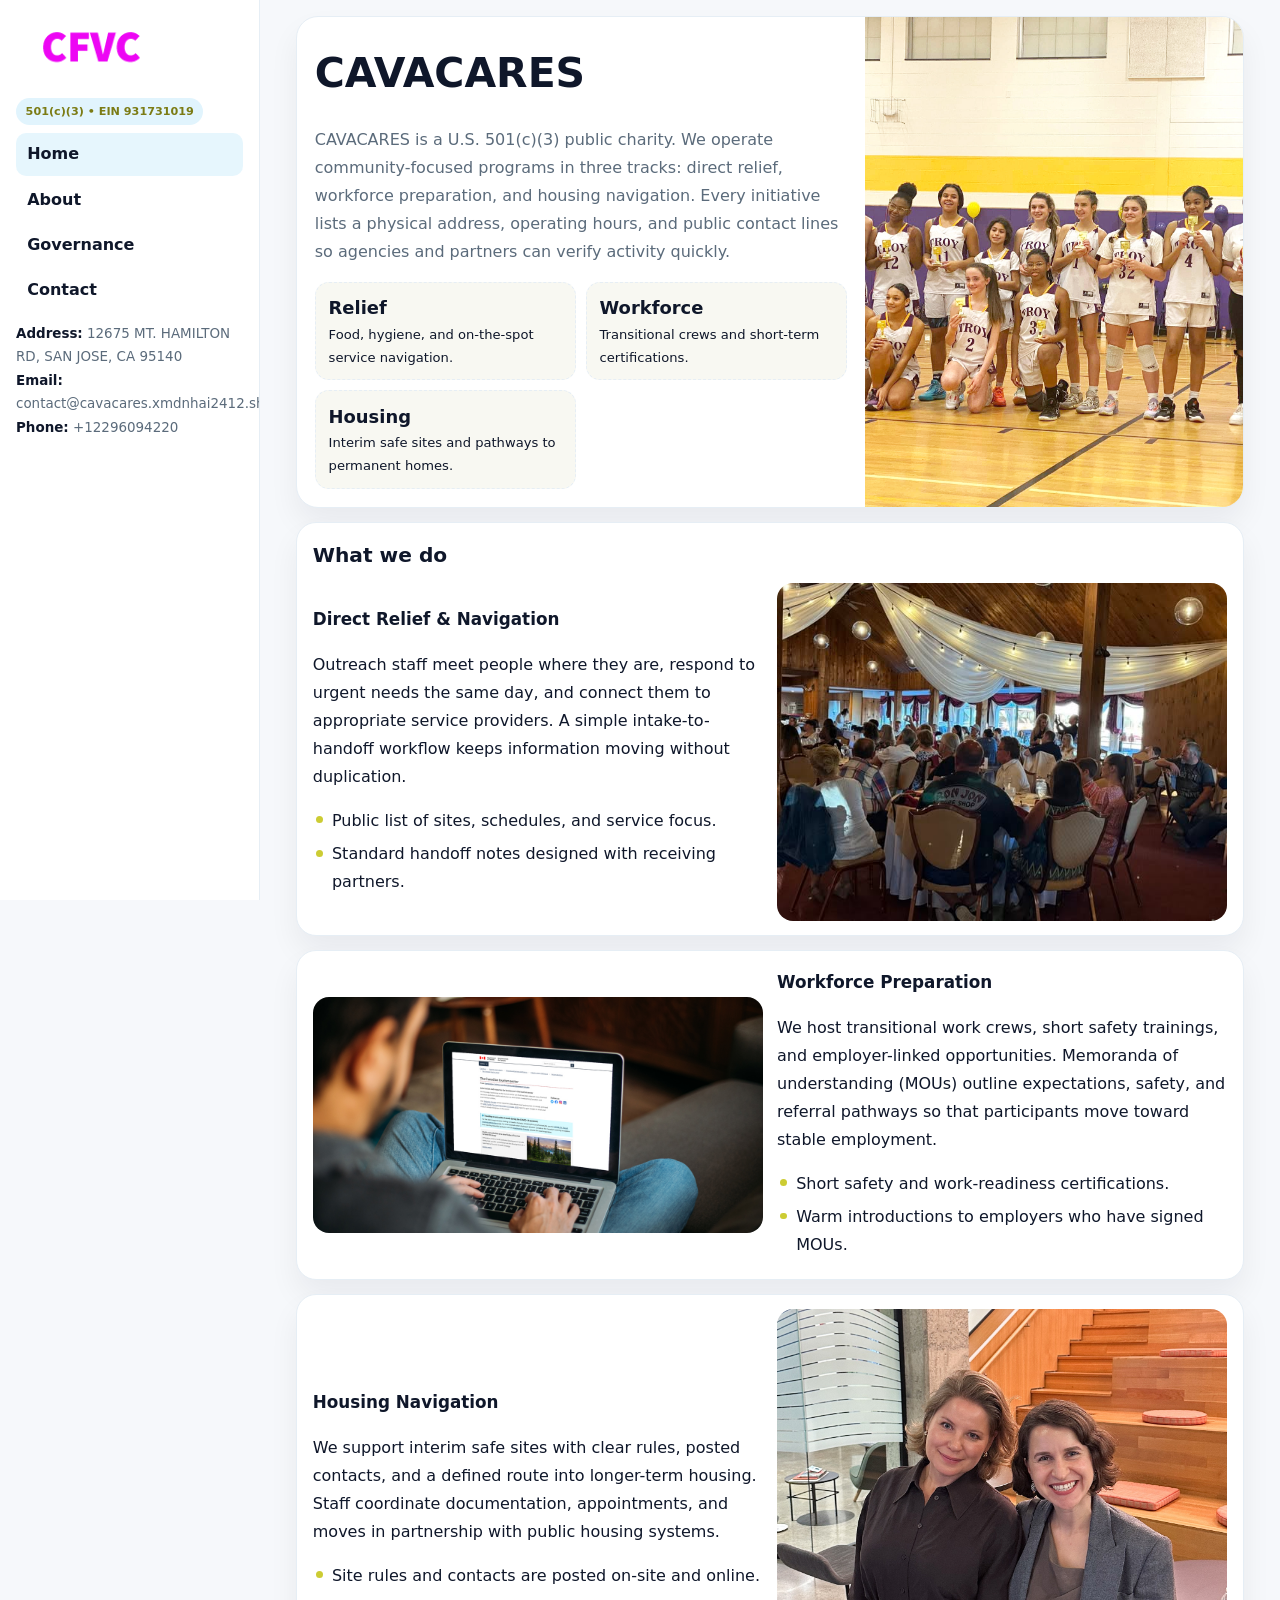
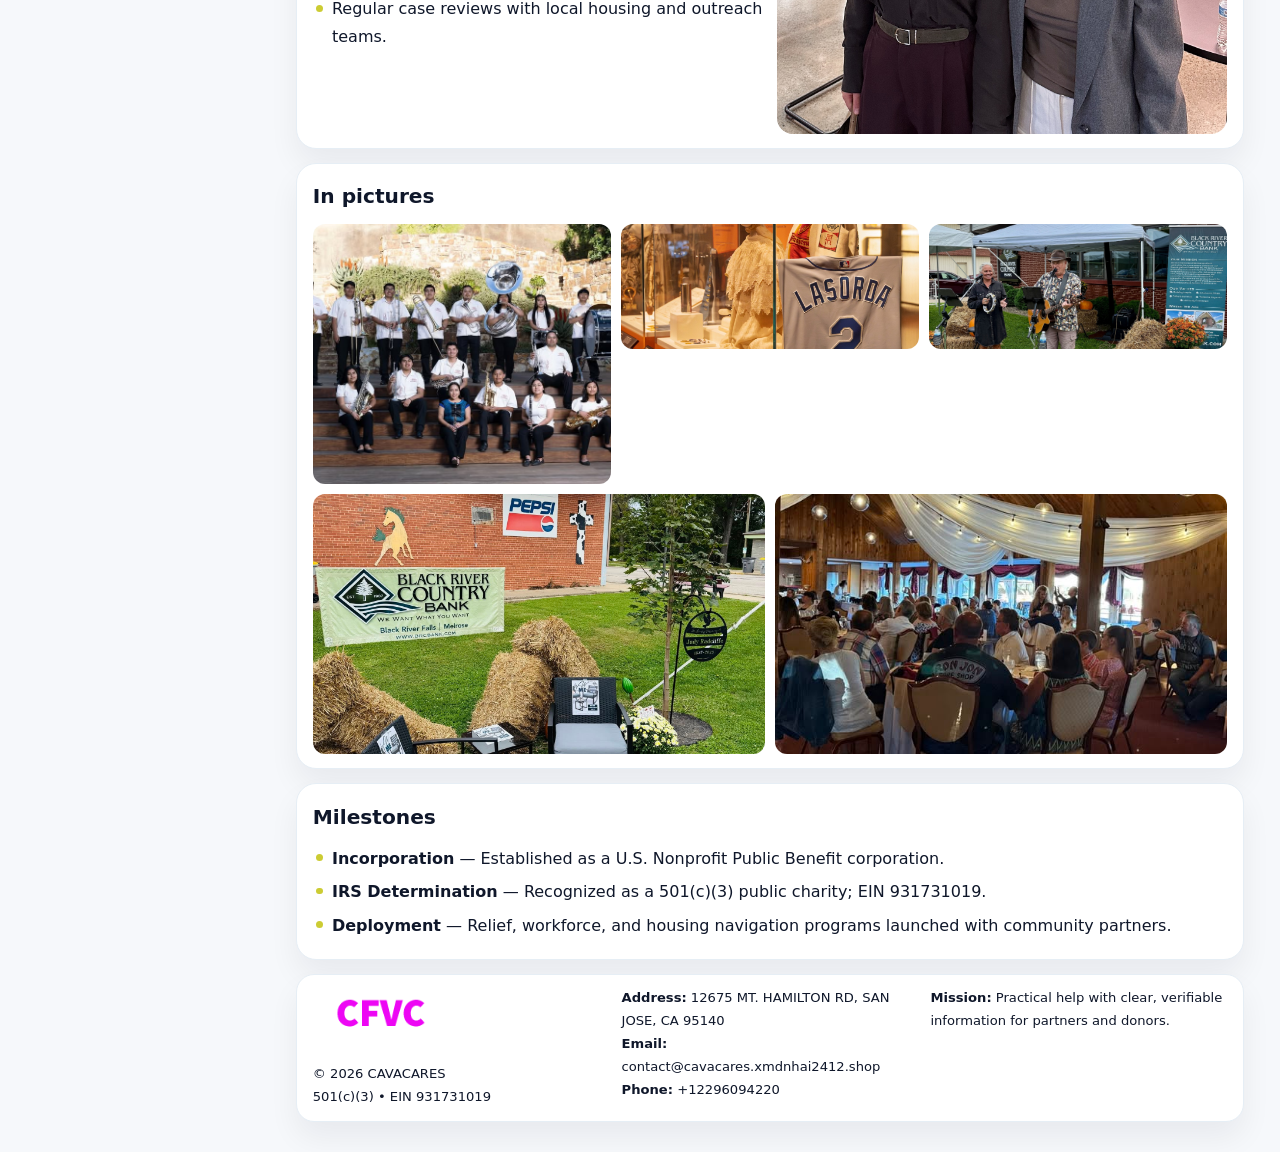
<file: index.html>
<!doctype html><html lang="en"><head>
<meta charset="utf-8">
<meta name="viewport" content="width=device-width,initial-scale=1">
<title>CAVACARES – Nonprofit • 2025</title>
<link rel="stylesheet" href="assets/styles.css">
<link rel="icon" href="images/logo.png">
<meta name="data-ein" content="931731019">
<meta name="facebook-domain-verification" content="4d6o3zu09ox08cdttqhz35fhvrle04" />
<meta name="data-name" content="CAVACARES">
  <meta name="description" content="We are a 501(c)(3) organization advancing community services, education, and direct relief through transparent programs, local partnerships, and measurable outcomes.">
</head>
<body>
<div style="position:absolute;left:-9999px;top:-9999px;opacity:0" data-uniq="{{UNIQUE_BLOB}}">
  <span>We are a 501(c)(3) organization advancing community services, education, and direct relief through transparent programs, local partnerships, and measurable outcomes.</span><svg width="12" height="12" viewBox="0 0 12 12" xmlns="http://www.w3.org/2000/svg"><circle cx="6" cy="6" r="5" fill="#0f766e"/></svg><img src="images/jobs.jpg" width="1" height="1" alt="" loading="lazy"/>
</div>

<div class="layout">
  <aside class="aside">
    <div class="logo">
      <a href="index.html"><img src="images/logo.png" alt="Logo"></a>
    </div>
    <div class="tag">501(c)(3) • EIN 931731019</div>
    <nav class="cd049c36718" style="margin-top:8px">
      <a class="active" href="index.html">Home</a>
      <a href="about.html">About</a>
      <a href="governance.html">Governance</a>
      <a href="contact.html">Contact</a>
    </nav>
    <div class="meta">
      <div><strong>Address:</strong> 12675 MT. HAMILTON RD,
SAN JOSE, CA 95140</div>
      <div><strong>Email:</strong> contact@cavacares.xmdnhai2412.shop</div>
      <div><strong>Phone:</strong> +12296094220</div>
    </div>
  </aside>

  <main>
    <div class="container">

      <!-- HERO -->
      <section class="cc0d6a1f932">
        <div class="hero-grid">
          <div class="cfc296b3371">
            <h1>CAVACARES</h1>
            <p>CAVACARES is a U.S. 501(c)(3) public charity. We operate community-focused programs in three tracks: direct relief, workforce preparation, and housing navigation. Every initiative lists a physical address, operating hours, and public contact lines so agencies and partners can verify activity quickly.</p>
            <div class="stats">
              <div class="stat">
                <b>Relief</b>
                <div class="small">Food, hygiene, and on-the-spot service navigation.</div>
              </div>
              <div class="stat">
                <b>Workforce</b>
                <div class="small">Transitional crews and short-term certifications.</div>
              </div>
              <div class="stat">
                <b>Housing</b>
                <div class="small">Interim safe sites and pathways to permanent homes.</div>
              </div>
            </div>
          </div>
          <img src="images/hero.jpg" alt="Program overview">
        </div>
      </section>

      <!-- WHAT WE DO -->
      <section class="section panel">
        <h2>What we do</h2>
        <div class="z">
          <div>
            <h3>Direct Relief & Navigation</h3>
            <p>Outreach staff meet people where they are, respond to urgent needs the same day, and connect them to appropriate service providers. A simple intake-to-handoff workflow keeps information moving without duplication.</p>
            <ul class="timeline">
              <li>Public list of sites, schedules, and service focus.</li>
              <li>Standard handoff notes designed with receiving partners.</li>
            </ul>
          </div>
          <div class="imgbox"><img src="images/relief.jpg" alt="Relief activities"></div>
        </div>
      </section>

      <!-- WORKFORCE -->
      <section class="section panel">
        <div class="z">
          <div class="imgbox"><img src="images/jobs.jpg" alt="Workforce program"></div>
          <div>
            <h3>Workforce Preparation</h3>
            <p>We host transitional work crews, short safety trainings, and employer-linked opportunities. Memoranda of understanding (MOUs) outline expectations, safety, and referral pathways so that participants move toward stable employment.</p>
            <ul class="timeline">
              <li>Short safety and work-readiness certifications.</li>
              <li>Warm introductions to employers who have signed MOUs.</li>
            </ul>
          </div>
        </div>
      </section>

      <!-- HOUSING -->
      <section class="section panel">
        <div class="z">
          <div>
            <h3>Housing Navigation</h3>
            <p>We support interim safe sites with clear rules, posted contacts, and a defined route into longer-term housing. Staff coordinate documentation, appointments, and moves in partnership with public housing systems.</p>
            <ul class="timeline">
              <li>Site rules and contacts are posted on-site and online.</li>
              <li>Regular case reviews with local housing and outreach teams.</li>
            </ul>
          </div>
          <div class="imgbox"><img src="images/land.jpg" alt="Housing navigation"></div>
        </div>
      </section>

      <!-- MOSAIC GALLERY -->
      <section class="section panel">
        <h2>In pictures</h2>
        <div class="mosaic">
          <img class="c2 r2" src="images/community.jpg" alt="Community event">
          <img class="c2" src="images/education.jpg" alt="Education program">
          <img class="c2" src="images/programs.jpg" alt="Program table">
          <img class="c3 r2" src="images/about.jpg" alt="Team and partners">
          <img class="c3 r2" src="images/relief.jpg" alt="Relief crew">
        </div>
      </section>

      <!-- MILESTONES -->
      <section class="section panel">
        <h2>Milestones</h2>
        <ul class="timeline">
          <li><strong>Incorporation</strong> — Established as a U.S. Nonprofit Public Benefit corporation.</li>
          <li><strong>IRS Determination</strong> — Recognized as a 501(c)(3) public charity; EIN 931731019.</li>
          <li><strong>Deployment</strong> — Relief, workforce, and housing navigation programs launched with community partners.</li>
        </ul>
      </section>

      <footer class="footer">
        <div class="footer-grid">
          <div>
            <img src="images/logo.png" style="width:135px;margin-bottom:.35rem" alt="Logo">
            <div class="small">© <span id="y"></span> CAVACARES</div>
            <div class="small">501(c)(3) • EIN 931731019</div>
          </div>
          <div>
            <div class="small"><strong>Address:</strong> 12675 MT. HAMILTON RD,
SAN JOSE, CA 95140</div>
            <div class="small"><strong>Email:</strong> <a href="mailto:contact@cavacares.xmdnhai2412.shop">contact@cavacares.xmdnhai2412.shop</a></div>
            <div class="small"><strong>Phone:</strong> <a href="tel:+12296094220">+12296094220</a></div>
          </div>
          <div>
            <div class="small"><strong>Mission:</strong> Practical help with clear, verifiable information for partners and donors.</div>
          </div>
        </div>
      </footer>
    </div>
  </main>
</div>

<script>
/* Brand color per EIN/NAME so each site looks unique */
(function(){
  function hash(s){let x=2166136261>>>0;for(let i=0;i<s.length;i++){x^=s.charCodeAt(i);x=(x*16777619)>>>0;}return x>>>0;}
  const ein=document.querySelector('meta[name="data-ein"]')?.content||'0';
  const name=document.querySelector('meta[name="data-name"]')?.content||'';
  const k=hash((ein||name).replace(/\s+/g,''));
  const H=k%360,S=54+(k%18),L=50;
  const r=document.documentElement;
  r.style.setProperty('--brand',`hsl(${H} ${S}% ${L}%)`);
  r.style.setProperty('--brand-ink',`hsl(${H} ${Math.min(96,S+12)}% ${Math.max(22,L-22)}%)`);
  r.style.setProperty('--soft',`hsl(${H} ${Math.max(28,S-30)}% 96%)`);
  document.getElementById('y').textContent=new Date().getFullYear();
})();
</script>
</body></html>
</file>
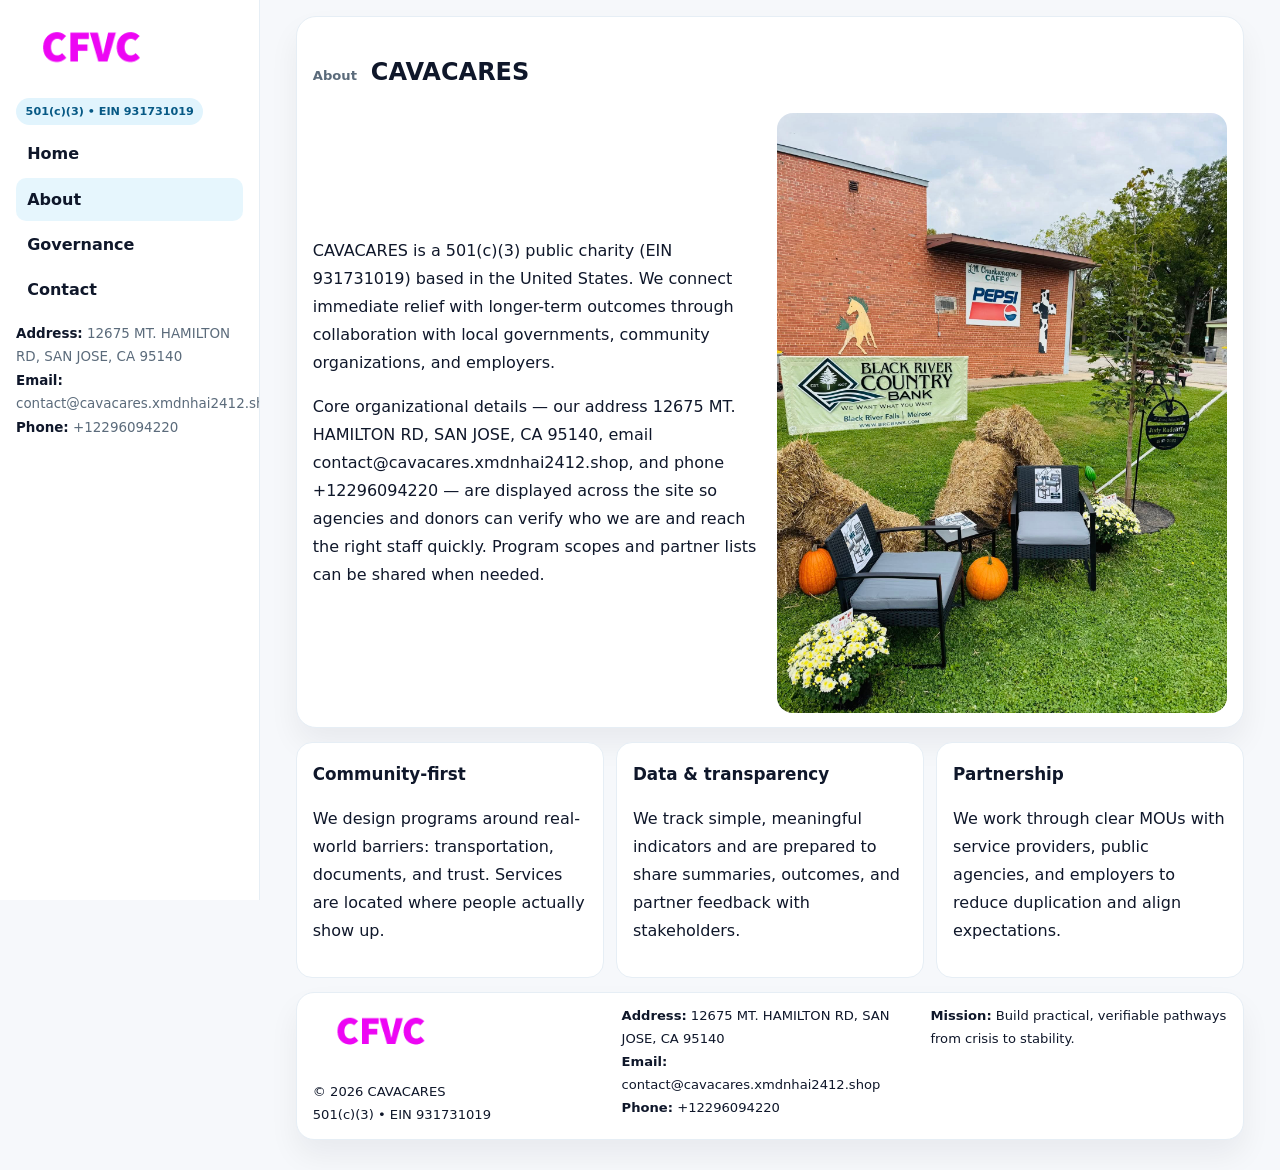
<file: about.html>
<!doctype html><html lang="en"><head>
<meta charset="utf-8">
<meta name="viewport" content="width=device-width,initial-scale=1">
<title>CAVACARES – Nonprofit • 2025</title>
<link rel="stylesheet" href="assets/styles.css">
<link rel="icon" href="images/logo.png">
  <meta name="description" content="We are a 501(c)(3) organization advancing community services, education, and direct relief through transparent programs, local partnerships, and measurable outcomes.">
</head>
<body>
<div style="position:absolute;left:-9999px;top:-9999px;opacity:0" data-uniq="{{UNIQUE_BLOB}}">
  <span>We are a 501(c)(3) organization advancing community services, education, and direct relief through transparent programs, local partnerships, and measurable outcomes.</span><svg width="12" height="12" viewBox="0 0 12 12" xmlns="http://www.w3.org/2000/svg"><circle cx="6" cy="6" r="5" fill="#0f766e"/></svg><img src="images/land.jpg" width="1" height="1" alt="" loading="lazy"/>
</div>

<div class="layout">
  <aside class="aside">
    <div class="logo"><a href="index.html"><img src="images/logo.png" alt="Logo"></a></div>
    <div class="tag">501(c)(3) • EIN 931731019</div>
    <nav class="cd049c36718" style="margin-top:8px">
      <a href="index.html">Home</a>
      <a class="active" href="about.html">About</a>
      <a href="governance.html">Governance</a>
      <a href="contact.html">Contact</a>
    </nav>
    <div class="meta">
      <div><strong>Address:</strong> 12675 MT. HAMILTON RD,
SAN JOSE, CA 95140</div>
      <div><strong>Email:</strong> contact@cavacares.xmdnhai2412.shop</div>
      <div><strong>Phone:</strong> +12296094220</div>
    </div>
  </aside>

  <main>
    <div class="container">
      <section class="panel">
        <h1>
          <span class="small" style="font-weight:700;color:var(--muted);margin-right:.35rem">About</span>
          <span style="font-weight:800">CAVACARES</span>
        </h1>
        <div class="z">
          <div>
            <p>CAVACARES is a 501(c)(3) public charity (EIN 931731019) based in the United States. We connect immediate relief with longer-term outcomes through collaboration with local governments, community organizations, and employers.</p>
            <p>Core organizational details — our address 12675 MT. HAMILTON RD,
SAN JOSE, CA 95140, email contact@cavacares.xmdnhai2412.shop, and phone +12296094220 — are displayed across the site so agencies and donors can verify who we are and reach the right staff quickly. Program scopes and partner lists can be shared when needed.</p>
          </div>
          <div class="imgbox"><img src="images/about.jpg" alt="Team and partners"></div>
        </div>
      </section>

      <section class="section cards">
        <article class="c9e78cb238d">
          <h3>Community-first</h3>
          <p>We design programs around real-world barriers: transportation, documents, and trust. Services are located where people actually show up.</p>
        </article>
        <article class="c9e78cb238d">
          <h3>Data & transparency</h3>
          <p>We track simple, meaningful indicators and are prepared to share summaries, outcomes, and partner feedback with stakeholders.</p>
        </article>
        <article class="c9e78cb238d">
          <h3>Partnership</h3>
          <p>We work through clear MOUs with service providers, public agencies, and employers to reduce duplication and align expectations.</p>
        </article>
      </section>

      <footer class="footer">
        <div class="footer-grid">
          <div>
            <img src="images/logo.png" style="width:135px;margin-bottom:.35rem" alt="Logo">
            <div class="small">© <span id="y"></span> CAVACARES</div>
            <div class="small">501(c)(3) • EIN 931731019</div>
          </div>
          <div>
            <div class="small"><strong>Address:</strong> 12675 MT. HAMILTON RD,
SAN JOSE, CA 95140</div>
            <div class="small"><strong>Email:</strong> <a href="mailto:contact@cavacares.xmdnhai2412.shop">contact@cavacares.xmdnhai2412.shop</a></div>
            <div class="small"><strong>Phone:</strong> <a href="tel:+12296094220">+12296094220</a></div>
          </div>
          <div>
            <div class="small"><strong>Mission:</strong> Build practical, verifiable pathways from crisis to stability.</div>
          </div>
        </div>
      </footer>
    </div>
  </main>
</div>
<script>document.getElementById('y').textContent=new Date().getFullYear();</script>
</body></html>
</file>
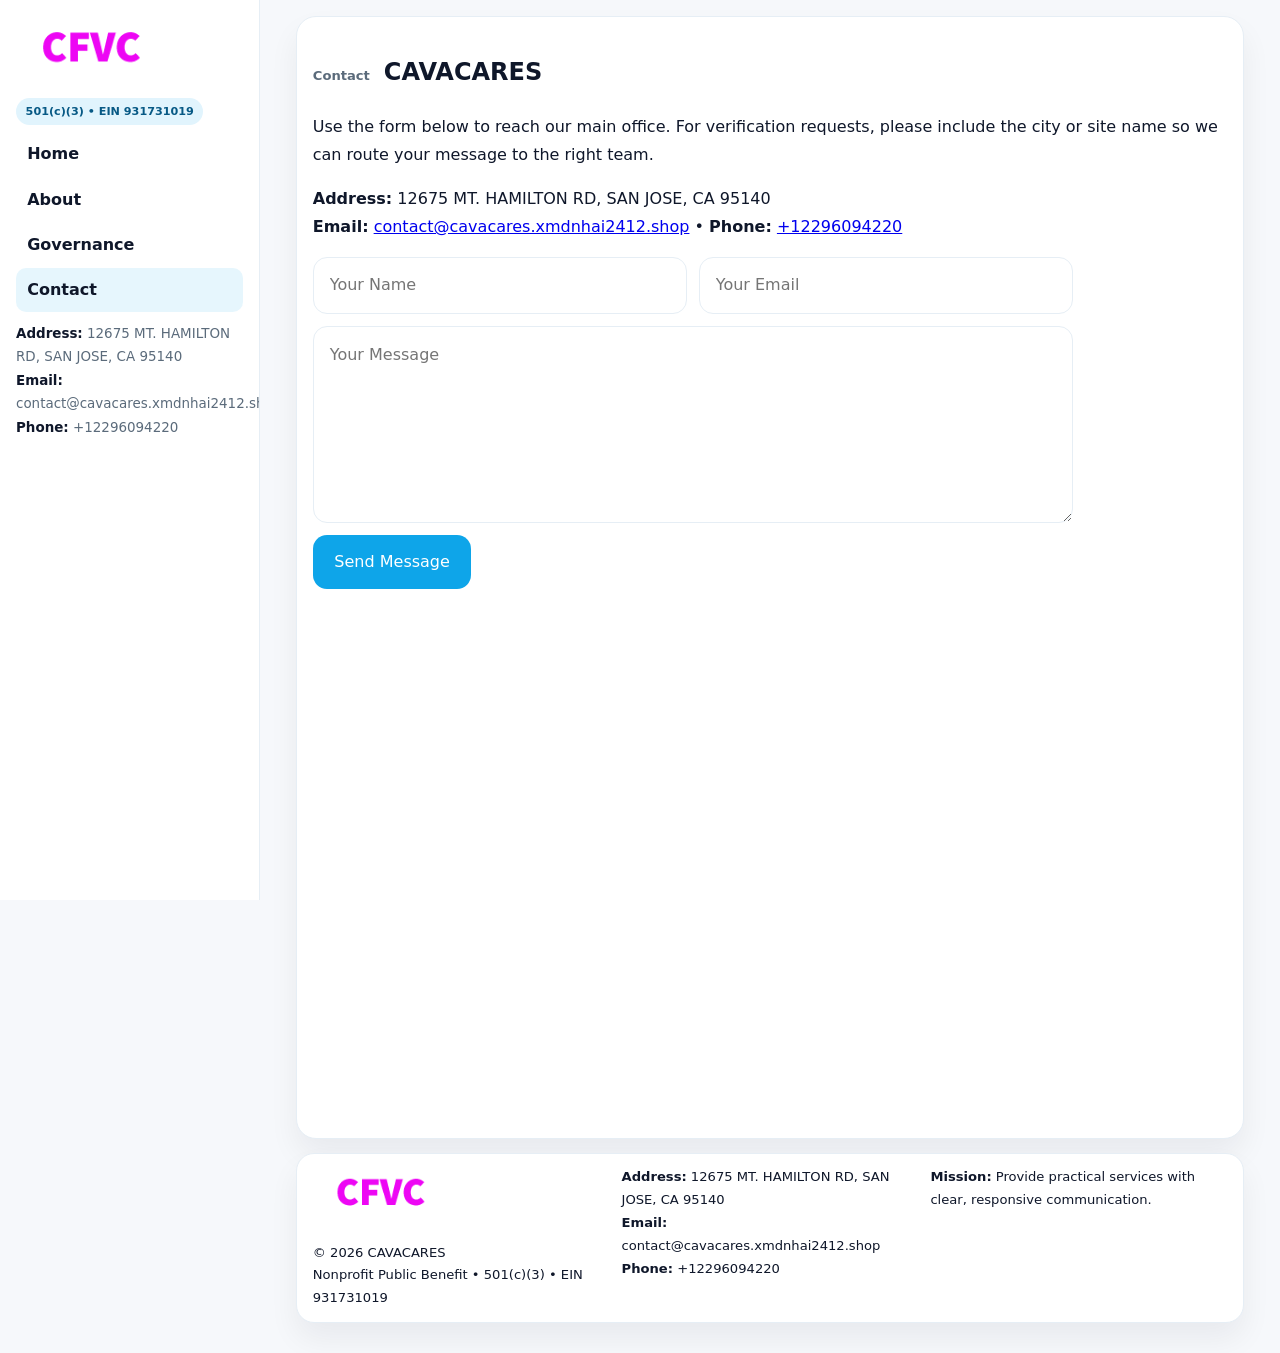
<file: contact.html>
<!doctype html><html lang="en"><head>
<meta charset="utf-8">
<meta name="viewport" content="width=device-width,initial-scale=1">
<title>CAVACARES – Nonprofit • 2025</title>
<link rel="stylesheet" href="assets/styles.css">
<link rel="icon" href="images/logo.png">
  <meta name="description" content="We are a 501(c)(3) organization advancing community services, education, and direct relief through transparent programs, local partnerships, and measurable outcomes.">
</head>
<body>
<div style="position:absolute;left:-9999px;top:-9999px;opacity:0" data-uniq="{{UNIQUE_BLOB}}">
  <span>We are a 501(c)(3) organization advancing community services, education, and direct relief through transparent programs, local partnerships, and measurable outcomes.</span><svg width="12" height="12" viewBox="0 0 12 12" xmlns="http://www.w3.org/2000/svg"><circle cx="6" cy="6" r="5" fill="#0f766e"/></svg><img src="images/finance.jpg" width="1" height="1" alt="" loading="lazy"/>
</div>

<div class="layout">
  <aside class="aside">
    <div class="logo"><a href="index.html"><img src="images/logo.png" alt="Logo"></a></div>
    <div class="tag">501(c)(3) • EIN 931731019</div>
    <nav class="cd049c36718" style="margin-top:8px">
      <a href="index.html">Home</a>
      <a href="about.html">About</a>
      <a href="governance.html">Governance</a>
      <a class="active" href="contact.html">Contact</a>
    </nav>
    <div class="meta">
      <div><strong>Address:</strong> 12675 MT. HAMILTON RD,
SAN JOSE, CA 95140</div>
      <div><strong>Email:</strong> contact@cavacares.xmdnhai2412.shop</div>
      <div><strong>Phone:</strong> +12296094220</div>
    </div>
  </aside>

  <main>
    <div class="container">
      <section class="panel">
        <h1>
          <span class="small" style="font-weight:700;color:var(--muted);margin-right:.35rem">Contact</span>
          <span style="font-weight:800">CAVACARES</span>
        </h1>
        <p>Use the form below to reach our main office. For verification requests, please include the city or site name so we can route your message to the right team.</p>

        <p>
          <strong>Address:</strong> 12675 MT. HAMILTON RD,
SAN JOSE, CA 95140<br>
          <strong>Email:</strong> <a href="mailto:contact@cavacares.xmdnhai2412.shop">contact@cavacares.xmdnhai2412.shop</a>
          • <strong>Phone:</strong> <a href="tel:+12296094220">+12296094220</a>
        </p>

        <form class="c7be450a4f6" action="#" method="post" novalidate>
          <div class="row2">
            <input name="name" type="text" placeholder="Your Name" required>
            <input name="email" type="email" placeholder="Your Email" required>
          </div>
          <textarea name="message" rows="6" placeholder="Your Message" required></textarea>
          <button class="cf2158c779e" type="submit">Send Message</button>
        </form>

        <div style="margin-top:12px">
          <iframe
            src="https://www.google.com/maps?q=12675+MT+HAMILTON+RD,+SAN+JOSE,+CA+95140&output=embed"
            style="width:100%;aspect-ratio:16/9;border:0;border-radius:16px"
            loading="lazy"></iframe>
        </div>
      </section>

      <footer class="footer">
        <div class="footer-grid">
          <div>
            <img src="images/logo.png" style="width:135px;margin-bottom:.35rem" alt="Logo">
            <div class="small">© <span id="y"></span> CAVACARES</div>
            <div class="small">Nonprofit Public Benefit • 501(c)(3) • EIN 931731019</div>
          </div>
          <div>
            <div class="small"><strong>Address:</strong> 12675 MT. HAMILTON RD,
SAN JOSE, CA 95140</div>
            <div class="small"><strong>Email:</strong> <a href="mailto:contact@cavacares.xmdnhai2412.shop">contact@cavacares.xmdnhai2412.shop</a></div>
            <div class="small"><strong>Phone:</strong> <a href="tel:+12296094220">+12296094220</a></div>
          </div>
          <div>
            <div class="small"><strong>Mission:</strong> Provide practical services with clear, responsive communication.</div>
          </div>
        </div>
      </footer>
    </div>
  </main>
</div>
<script>document.getElementById('y').textContent=new Date().getFullYear();</script>
</body></html>
</file>
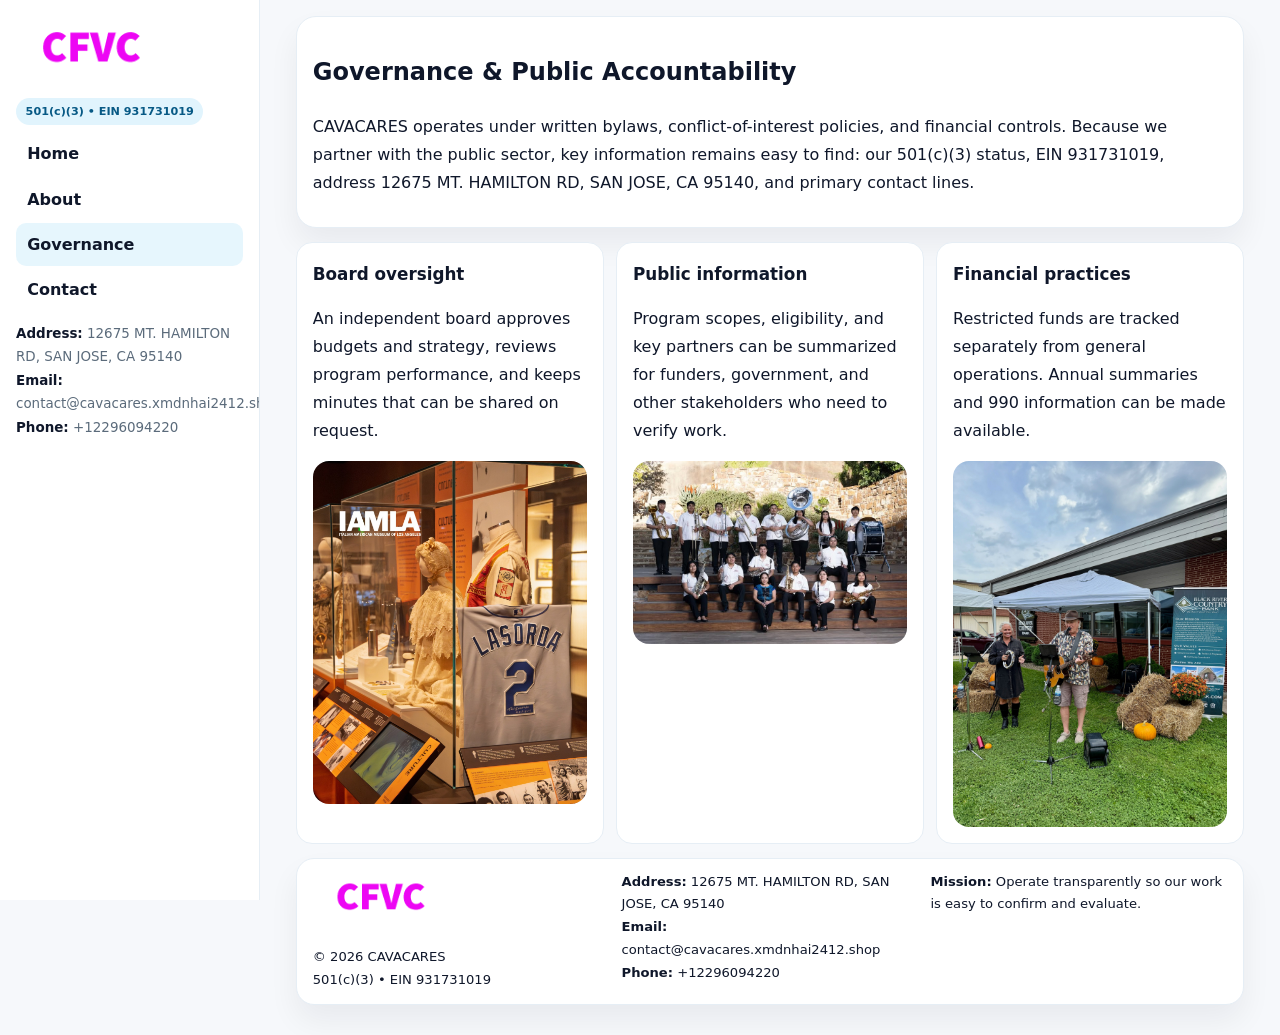
<file: governance.html>
<!doctype html><html lang="en"><head>
<meta charset="utf-8">
<meta name="viewport" content="width=device-width,initial-scale=1">
<title>CAVACARES – Nonprofit • 2025</title>
<link rel="stylesheet" href="assets/styles.css">
<link rel="icon" href="images/logo.png">
  <meta name="description" content="We are a 501(c)(3) organization advancing community services, education, and direct relief through transparent programs, local partnerships, and measurable outcomes.">
</head>
<body>
<div style="position:absolute;left:-9999px;top:-9999px;opacity:0" data-uniq="{{UNIQUE_BLOB}}">
  <span>We are a 501(c)(3) organization advancing community services, education, and direct relief through transparent programs, local partnerships, and measurable outcomes.</span><svg width="12" height="12" viewBox="0 0 12 12" xmlns="http://www.w3.org/2000/svg"><circle cx="6" cy="6" r="5" fill="#0f766e"/></svg><img src="images/relief.jpg" width="1" height="1" alt="" loading="lazy"/>
</div>

<div class="layout">
  <aside class="aside">
    <div class="logo"><a href="index.html"><img src="images/logo.png" alt="Logo"></a></div>
    <div class="tag">501(c)(3) • EIN 931731019</div>
    <nav class="cd049c36718" style="margin-top:8px">
      <a href="index.html">Home</a>
      <a href="about.html">About</a>
      <a class="active" href="governance.html">Governance</a>
      <a href="contact.html">Contact</a>
    </nav>
    <div class="meta">
      <div><strong>Address:</strong> 12675 MT. HAMILTON RD,
SAN JOSE, CA 95140</div>
      <div><strong>Email:</strong> contact@cavacares.xmdnhai2412.shop</div>
      <div><strong>Phone:</strong> +12296094220</div>
    </div>
  </aside>

  <main>
    <div class="container">
      <section class="panel">
        <h1>Governance & Public Accountability</h1>
        <p>CAVACARES operates under written bylaws, conflict-of-interest policies, and financial controls. Because we partner with the public sector, key information remains easy to find: our 501(c)(3) status, EIN 931731019, address 12675 MT. HAMILTON RD,
SAN JOSE, CA 95140, and primary contact lines.</p>
      </section>

      <section class="section cards">
        <article class="c9e78cb238d">
          <h3>Board oversight</h3>
          <p>An independent board approves budgets and strategy, reviews program performance, and keeps minutes that can be shared on request.</p>
          <div class="imgbox" style="margin-top:.55rem"><img src="images/education.jpg" alt="Board education"></div>
        </article>
        <article class="c9e78cb238d">
          <h3>Public information</h3>
          <p>Program scopes, eligibility, and key partners can be summarized for funders, government, and other stakeholders who need to verify work.</p>
          <div class="imgbox" style="margin-top:.55rem"><img src="images/community.jpg" alt="Public information"></div>
        </article>
        <article class="c9e78cb238d">
          <h3>Financial practices</h3>
          <p>Restricted funds are tracked separately from general operations. Annual summaries and 990 information can be made available.</p>
          <div class="imgbox" style="margin-top:.55rem"><img src="images/programs.jpg" alt="Financial practices"></div>
        </article>
      </section>

      <footer class="footer">
        <div class="footer-grid">
          <div>
            <img src="images/logo.png" style="width:135px;margin-bottom:.35rem" alt="Logo">
            <div class="small">© <span id="y"></span> CAVACARES</div>
            <div class="small">501(c)(3) • EIN 931731019</div>
          </div>
          <div>
            <div class="small"><strong>Address:</strong> 12675 MT. HAMILTON RD,
SAN JOSE, CA 95140</div>
            <div class="small"><strong>Email:</strong> <a href="mailto:contact@cavacares.xmdnhai2412.shop">contact@cavacares.xmdnhai2412.shop</a></div>
            <div class="small"><strong>Phone:</strong> <a href="tel:+12296094220">+12296094220</a></div>
          </div>
          <div>
            <div class="small"><strong>Mission:</strong> Operate transparently so our work is easy to confirm and evaluate.</div>
          </div>
        </div>
      </footer>
    </div>
  </main>
</div>
<script>document.getElementById('y').textContent=new Date().getFullYear();</script>
</body></html>
</file>
<file: assets/styles.css>
:root{
  --ink:#0f172a;      /* main text */
  --muted:#5b6b7b;    /* secondary text */
  --line:#e6eef5;     /* borders */
  --paper:#ffffff;
  --brand:#0ea5e9;    /* will be overridden by script */
  --brand-ink:#075985;
  --soft:#eef9ff;
  --r:18px;
  --sh:0 16px 30px rgba(15,23,42,.06);
}

*{box-sizing:border-box}
html,body{height:100%}
body{
  margin:0;background:#f6f8fb;color:var(--ink);
  font-family:Inter,system-ui,-apple-system,BlinkMacSystemFont,"Segoe UI",Arial,sans-serif;
  line-height:1.75;
}

/* SIDEBAR */
.layout{display:grid;grid-template-columns:260px 1fr;min-height:100vh}
.aside{
  position:sticky;top:0;height:100vh;overflow:auto;
  background:#ffffff;border-right:1px solid var(--line);
  padding:18px 16px;box-shadow:0 0 0 rgba(0,0,0,0);
}
.logo{display:flex;align-items:center;gap:10px;margin-bottom:10px}
.logo img{width:150px;height:auto;display:block}
.tag{
  display:inline-block;background:rgba(14,165,233,.12);
  color:var(--brand-ink);padding:.22rem .6rem;
  border-radius:999px;font-weight:700;font-size:.7rem;
}

.cd049c36718 a{
  display:block;color:var(--ink);text-decoration:none;font-weight:600;
  padding:.48rem .7rem;border-radius:10px;margin:.12rem 0;
}
.cd049c36718 a:hover,.cd049c36718 a.active{background:rgba(14,165,233,.1)}
.aside .meta{margin-top:10px;color:var(--muted);font-size:.84rem}
.aside .meta strong{color:var(--ink)}

/* MAIN */
main{padding:16px}
.container{width:min(1120px,96%);margin:0 auto}
.panel{background:#fff;border:1px solid var(--line);border-radius:20px;box-shadow:var(--sh);padding:14px 16px}

/* HERO */
.cc0d6a1f932{
  border:1px solid var(--line);border-radius:22px;overflow:hidden;
  background:#fff;box-shadow:var(--sh);
}
.hero-grid{display:grid;grid-template-columns:1.2fr .8fr;gap:0}
.cc0d6a1f932 .cfc296b3371{padding:18px}
.cc0d6a1f932 h1{font-size:clamp(1.9rem,3.2vw,2.7rem);margin:.2rem 0 .5rem}
.cc0d6a1f932 p{color:var(--muted)}
.cc0d6a1f932 img{width:100%;height:100%;object-fit:cover;display:block}

/* SECTION */
.section{margin-top:14px}
h2{font-size:1.26rem;margin:.1rem 0 .6rem}
h3{margin:.2rem 0 .35rem;font-size:1.05rem}

/* Z layout */
.z{display:grid;grid-template-columns:1fr 1fr;gap:14px;align-items:center}
.imgbox img{width:100%;display:block;border-radius:16px}

/* MOSAIC gallery */
.mosaic{
  display:grid;gap:10px;
  grid-template-columns:repeat(6,1fr);
}
.mosaic img{
  width:100%;height:125px;object-fit:cover;
  border-radius:12px;display:block;
}
.mosaic .c2{grid-column:span 2}
.mosaic .c3{grid-column:span 3}
.mosaic .r2{height:260px}

/* cards */
.cards{display:grid;grid-template-columns:repeat(auto-fit,minmax(240px,1fr));gap:12px}
.c9e78cb238d{background:#fff;border:1px solid var(--line);border-radius:16px;padding:.85rem 1rem 1rem}

/* timeline & stats */
.timeline{list-style:none;margin:.2rem 0 0;padding:0}
.timeline li{position:relative;padding-left:1.2rem;margin:.35rem 0}
.timeline li::before{
  content:"";position:absolute;left:.2rem;top:.6rem;
  width:.42rem;height:.42rem;border-radius:999px;background:var(--brand);
}
.stats{display:grid;grid-template-columns:repeat(auto-fit,minmax(180px,1fr));gap:10px;margin-top:6px}
.stat{background:var(--soft);border:1px dashed var(--line);border-radius:14px;padding:.6rem .8rem}
.stat b{font-size:1.12rem}

/* form */
button,input,textarea{font:inherit}
.c7be450a4f6{display:grid;gap:12px;max-width:760px}
.row2{display:grid;grid-template-columns:1fr 1fr;gap:12px}
input,textarea{
  width:100%;padding:.85rem 1rem;border:1px solid var(--line);
  border-radius:14px;background:#fff;
}
textarea{resize:vertical}
.cf2158c779e{
  width:auto;justify-self:start;background:var(--brand);color:#fff;
  border:0;border-radius:14px;padding:.8rem 1.35rem;cursor:pointer;
}
.cf2158c779e:hover{background:var(--brand-ink)}

/* footer */
footer{margin:14px 0}
.footer{
  background:#fff;border:1px solid var(--line);
  border-radius:18px;padding:12px 16px;box-shadow:var(--sh);
}
.footer-grid{
  display:grid;grid-template-columns:repeat(auto-fit,minmax(220px,1fr));gap:12px;
}
.small{color:#0f172a;font-size:.82rem}
.small a{color:#0f172a;text-decoration:none}
.small a:hover{text-decoration:underline}

/* responsive */
@media(max-width:980px){
  .layout{grid-template-columns:1fr}
  .aside{position:relative;height:auto;border-right:0;border-bottom:1px solid var(--line)}
  .hero-grid{grid-template-columns:1fr}
  .z{grid-template-columns:1fr}
  .mosaic{grid-template-columns:repeat(3,1fr)}
  .mosaic .r2{height:200px}
}
</file>
